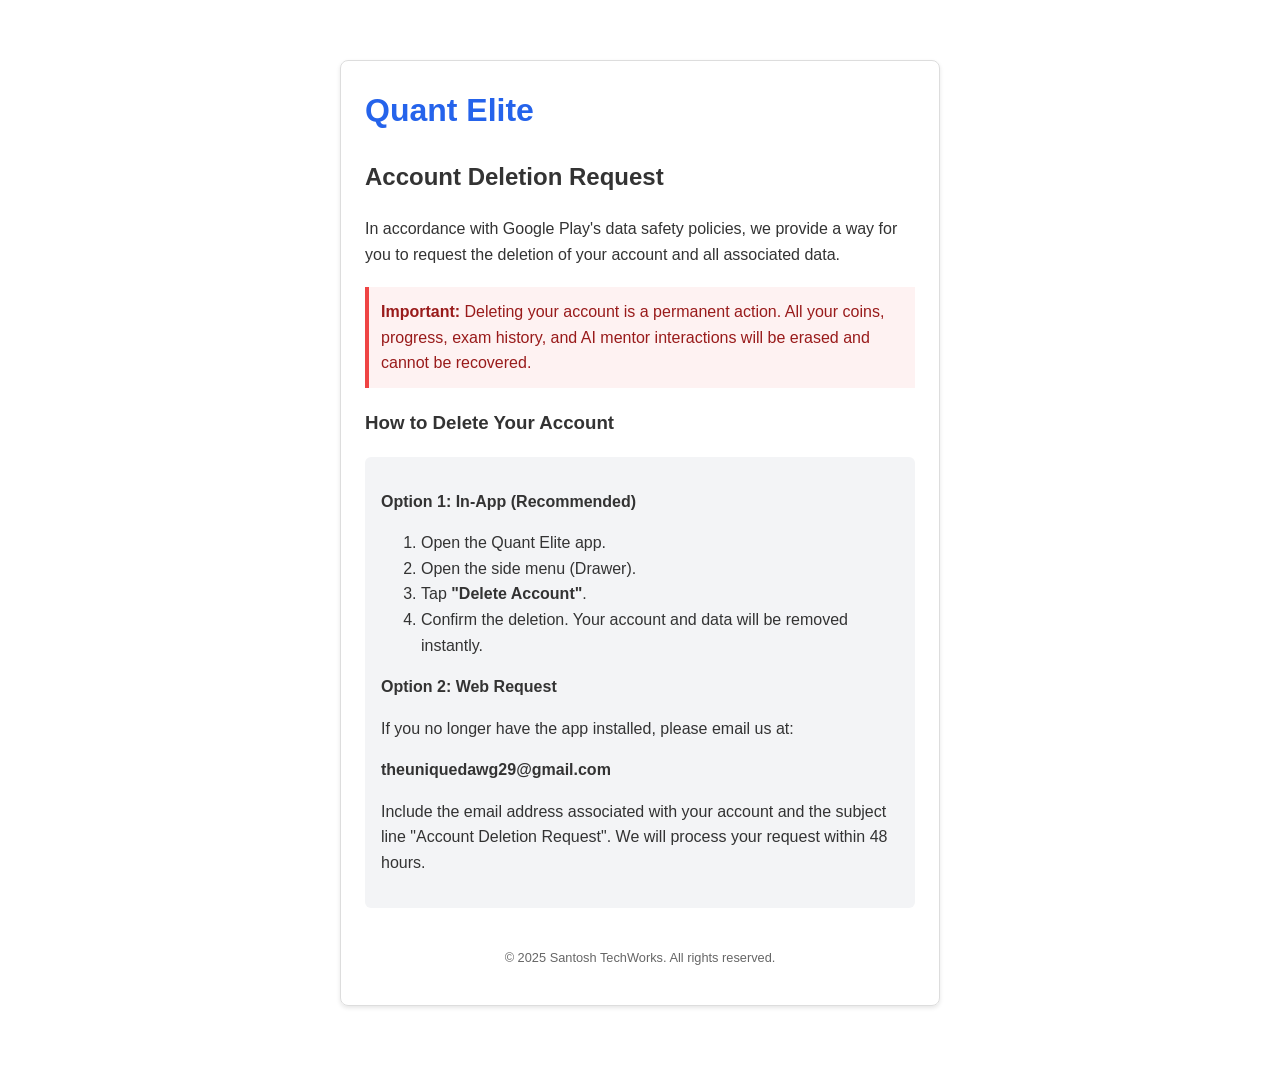
<file: delete-account/index.html>
<!DOCTYPE html>
<html lang="en">
<head>
    <meta charset="UTF-8">
    <meta name="viewport" content="width=device-width, initial-scale=1.0">
    <title>Account Deletion Request - Quant Elite</title>
    <style>
        body { font-family: -apple-system, BlinkMacSystemFont, "Segoe UI", Roboto, Helvetica, Arial, sans-serif; line-height: 1.6; color: #333; max-width: 600px; margin: 40px auto; padding: 20px; }
        .card { border: 1px solid #ddd; border-radius: 8px; padding: 24px; box-shadow: 0 2px 4px rgba(0,0,0,0.1); }
        h1 { color: #2563EB; margin-top: 0; }
        .warning { background-color: #FEF2F2; border-left: 4px solid #EF4444; padding: 12px; margin: 20px 0; color: #991B1B; }
        .instructions { background-color: #F3F4F6; padding: 16px; border-radius: 6px; }
        .footer { font-size: 0.8em; color: #666; margin-top: 40px; text-align: center; }
    </style>
</head>
<body>
    <div class="card">
        <h1>Quant Elite</h1>
        <h2>Account Deletion Request</h2>
        <p>In accordance with Google Play's data safety policies, we provide a way for you to request the deletion of your account and all associated data.</p>

        <div class="warning">
            <strong>Important:</strong> Deleting your account is a permanent action. All your coins, progress, exam history, and AI mentor interactions will be erased and cannot be recovered.
        </div>

        <h3>How to Delete Your Account</h3>
        <div class="instructions">
            <p><strong>Option 1: In-App (Recommended)</strong></p>
            <ol>
                <li>Open the Quant Elite app.</li>
                <li>Open the side menu (Drawer).</li>
                <li>Tap <strong>"Delete Account"</strong>.</li>
                <li>Confirm the deletion. Your account and data will be removed instantly.</li>
            </ol>

            <p><strong>Option 2: Web Request</strong></p>
            <p>If you no longer have the app installed, please email us at:</p>
            <p><strong>theuniquedawg29@gmail.com</strong></p>
            <p>Include the email address associated with your account and the subject line "Account Deletion Request". We will process your request within 48 hours.</p>
        </div>

        <p class="footer">&copy; 2025 Santosh TechWorks. All rights reserved.</p>
    </div>
</body>
</html>
</file>
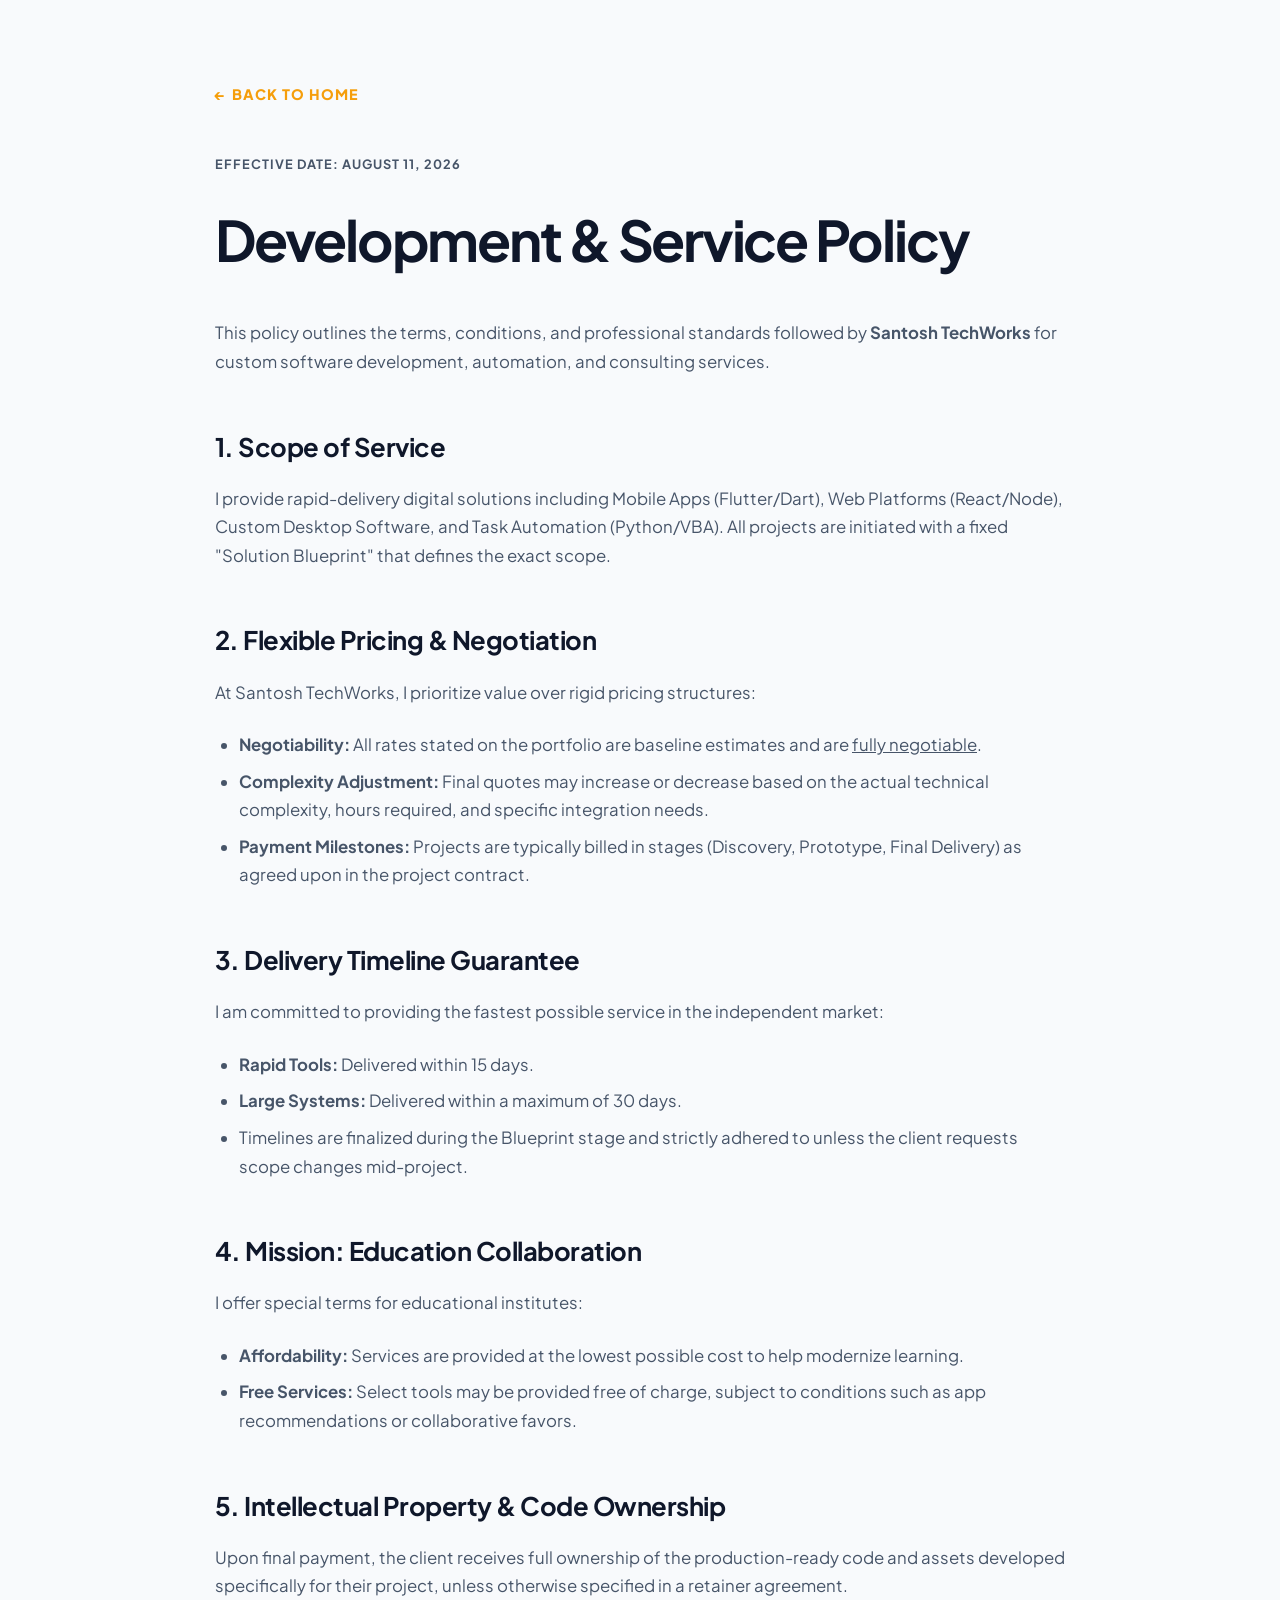
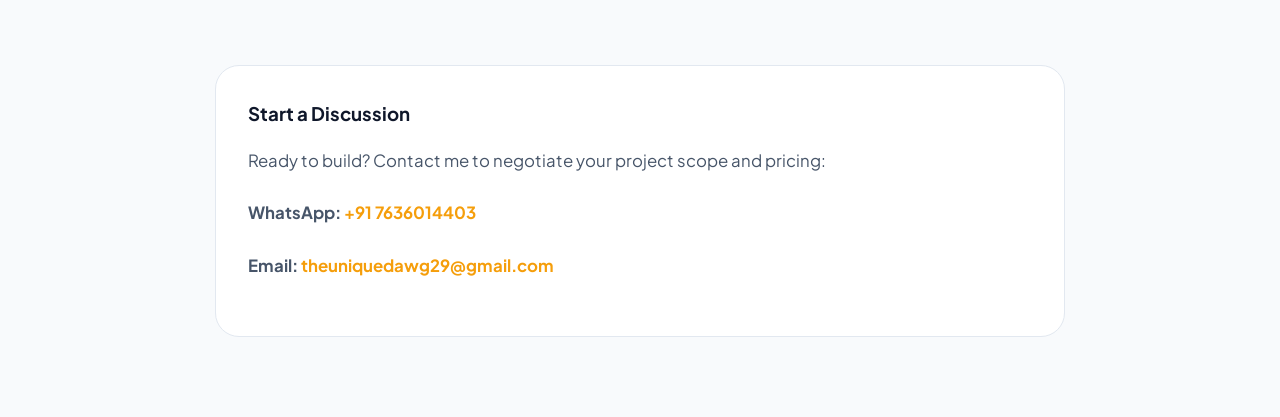
<file: development-policy.html>
<!DOCTYPE html>
<html lang="en" data-theme="light">
<head>
    <meta charset="UTF-8">
    <meta name="viewport" content="width=device-width, initial-scale=1">
    <title>Development Policy | Santosh TechWorks</title>
    <link href="https://fonts.googleapis.com/css2?family=Plus+Jakarta+Sans:wght@400;600;700;800&display=swap" rel="stylesheet">
    <style>
        :root {
            --primary: #f59e0b;
            --body: #f8fafc;
            --surface: #ffffff;
            --text: #0f172a;
            --text-soft: #475569;
            --border: #e2e8f0;
        }
        html[data-theme="dark"] {
            --body: #000000;
            --surface: #0a0a0a;
            --text: #f8fafc;
            --text-soft: #cbd5e1;
            --border: rgba(148, 163, 184, 0.18);
        }
        body {
            margin: 0; background: var(--body); color: var(--text);
            font-family: "Plus Jakarta Sans", sans-serif; line-height: 1.7;
            transition: background 0.3s, color 0.3s;
        }
        .container { width: min(calc(100% - 3rem), 850px); margin-inline: auto; padding: 5rem 0; }
        .back-link { display: inline-flex; align-items: center; gap: 0.5rem; margin-bottom: 3rem; font-weight: 800; color: var(--primary); text-decoration: none; font-size: 0.9rem; text-transform: uppercase; letter-spacing: 1px; }
        .back-link:hover { opacity: 0.8; }
        .last-updated { font-size: 0.8rem; color: var(--text-soft); font-weight: 700; text-transform: uppercase; letter-spacing: 1px; margin-bottom: 1rem; }
        h1 { font-size: clamp(2.5rem, 5vw, 3.5rem); margin: 0 0 2rem; letter-spacing: -0.04em; }
        h2 { font-size: 1.6rem; margin-top: 3rem; margin-bottom: 1rem; color: var(--text); letter-spacing: -0.02em; }
        p { margin-bottom: 1.5rem; color: var(--text-soft); font-size: 1.05rem; }
        ul { margin-bottom: 1.5rem; padding-left: 1.5rem; color: var(--text-soft); display: grid; gap: 0.5rem; }
        li { font-size: 1.05rem; }
        .policy-box { background: var(--surface); border: 1px solid var(--border); border-radius: 24px; padding: 2rem; margin-top: 4rem; }
        .policy-box h3 { margin-top: 0; margin-bottom: 1rem; }
        .policy-box a { color: var(--primary); font-weight: 700; text-decoration: none; }
    </style>
</head>
<body>
    <div class="container">
        <a href="index.html" class="back-link">← Back to Home</a>
        <div class="last-updated">Effective Date: August 11, 2026</div>
        <h1>Development & Service Policy</h1>

        <p>This policy outlines the terms, conditions, and professional standards followed by <strong>Santosh TechWorks</strong> for custom software development, automation, and consulting services.</p>

        <h2>1. Scope of Service</h2>
        <p>I provide rapid-delivery digital solutions including Mobile Apps (Flutter/Dart), Web Platforms (React/Node), Custom Desktop Software, and Task Automation (Python/VBA). All projects are initiated with a fixed "Solution Blueprint" that defines the exact scope.</p>

        <h2>2. Flexible Pricing & Negotiation</h2>
        <p>At Santosh TechWorks, I prioritize value over rigid pricing structures:</p>
        <ul>
            <li><strong>Negotiability:</strong> All rates stated on the portfolio are baseline estimates and are <u>fully negotiable</u>.</li>
            <li><strong>Complexity Adjustment:</strong> Final quotes may increase or decrease based on the actual technical complexity, hours required, and specific integration needs.</li>
            <li><strong>Payment Milestones:</strong> Projects are typically billed in stages (Discovery, Prototype, Final Delivery) as agreed upon in the project contract.</li>
        </ul>

        <h2>3. Delivery Timeline Guarantee</h2>
        <p>I am committed to providing the fastest possible service in the independent market:</p>
        <ul>
            <li><strong>Rapid Tools:</strong> Delivered within 15 days.</li>
            <li><strong>Large Systems:</strong> Delivered within a maximum of 30 days.</li>
            <li>Timelines are finalized during the Blueprint stage and strictly adhered to unless the client requests scope changes mid-project.</li>
        </ul>

        <h2>4. Mission: Education Collaboration</h2>
        <p>I offer special terms for educational institutes:</p>
        <ul>
            <li><strong>Affordability:</strong> Services are provided at the lowest possible cost to help modernize learning.</li>
            <li><strong>Free Services:</strong> Select tools may be provided free of charge, subject to conditions such as app recommendations or collaborative favors.</li>
        </ul>

        <h2>5. Intellectual Property & Code Ownership</h2>
        <p>Upon final payment, the client receives full ownership of the production-ready code and assets developed specifically for their project, unless otherwise specified in a retainer agreement.</p>

        <div class="policy-box">
            <h3>Start a Discussion</h3>
            <p>Ready to build? Contact me to negotiate your project scope and pricing:</p>
            <p><strong>WhatsApp:</strong> <a href="https://wa.me/917636014403">+91 7636014403</a></p>
            <p><strong>Email:</strong> <a href="mailto:theuniquedawg29@gmail.com">theuniquedawg29@gmail.com</a></p>
        </div>
    </div>

    <script>
        const saved = localStorage.getItem('santosh-theme') || 'light';
        document.documentElement.dataset.theme = saved;
    </script>
</body>
</html>
</file>
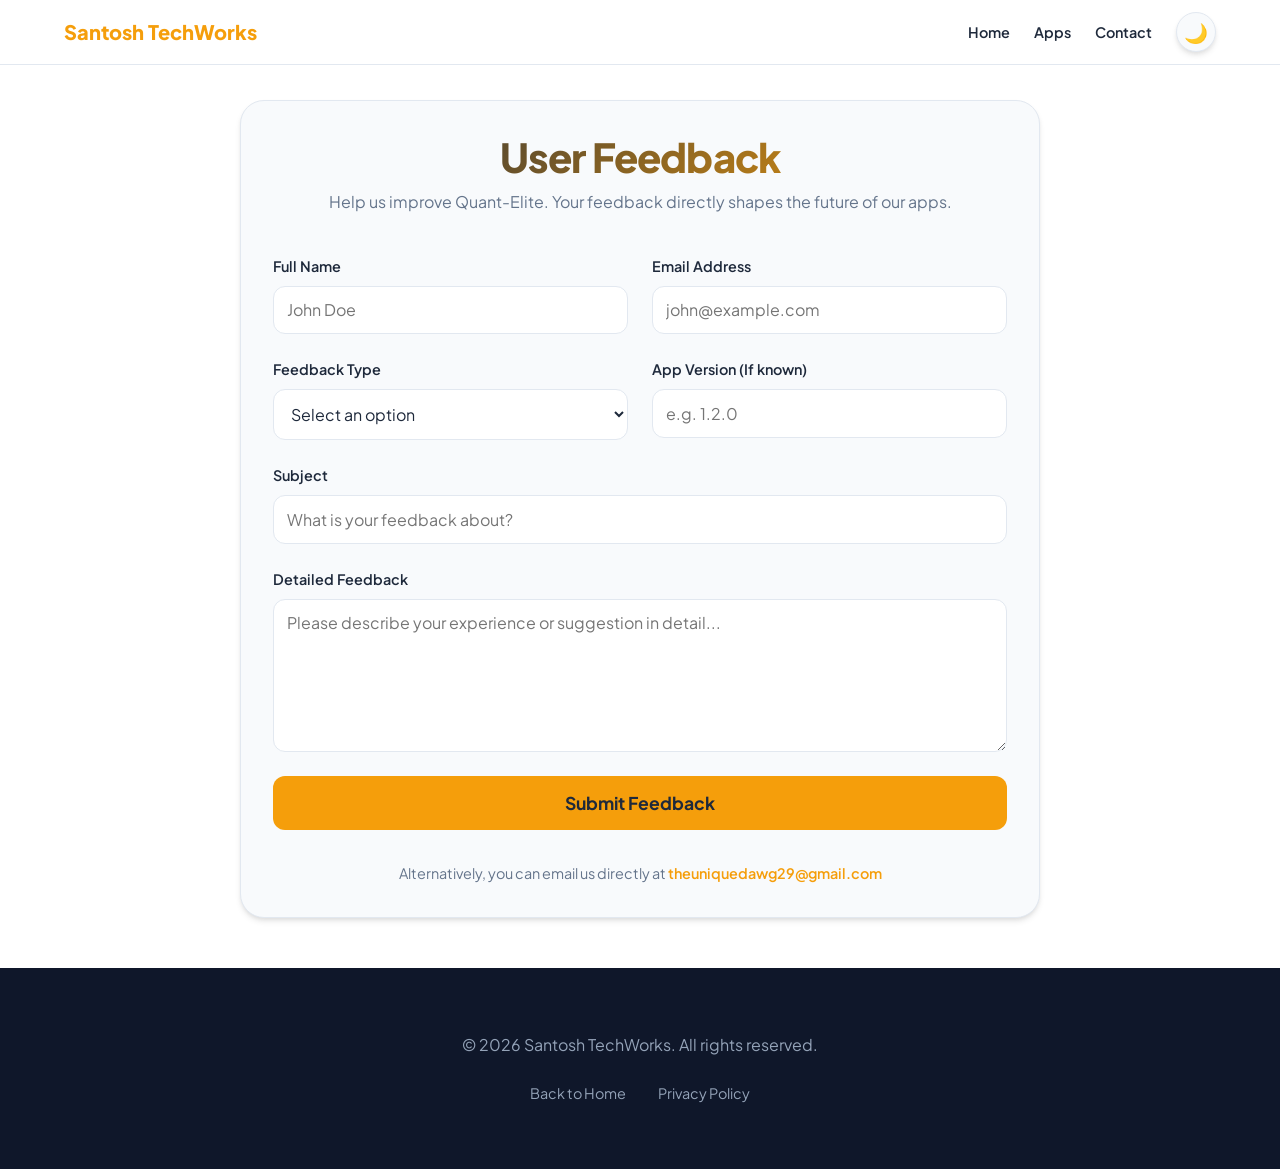
<file: feedback.html>
<!DOCTYPE html>
<html lang="en" data-theme="light">
<head>
    <meta charset="UTF-8">
    <meta name="viewport" content="width=device-width, initial-scale=1.0">
    <meta name="description" content="Provide feedback for Quant-Elite and Santosh TechWorks. We value your input.">
    <title>Feedback | Santosh TechWorks</title>
    <link rel="stylesheet" href="style.css">
    <link href="https://fonts.googleapis.com/css2?family=Plus+Jakarta+Sans:wght@400;600;700;800&display=swap" rel="stylesheet">
    <style>
        .feedback-container {
            max-width: 800px;
            margin: 100px auto 50px;
            padding: 2rem;
            background: var(--bg-card);
            border-radius: 24px;
            border: 1px solid var(--border);
            box-shadow: var(--shadow);
        }
        .feedback-header {
            text-align: center;
            margin-bottom: 2.5rem;
        }
        .feedback-header h1 {
            font-size: 2.5rem;
            margin-bottom: 0.5rem;
            background: linear-gradient(135deg, var(--text-main), var(--primary));
            -webkit-background-clip: text;
            -webkit-text-fill-color: transparent;
        }
        .feedback-header p {
            color: var(--text-muted);
        }
        .form-grid {
            display: grid;
            grid-template-columns: 1fr 1fr;
            gap: 1.5rem;
            margin-bottom: 1.5rem;
        }
        .form-group {
            display: flex;
            flex-direction: column;
            gap: 0.5rem;
        }
        .form-group label {
            font-weight: 600;
            font-size: 0.9rem;
            color: var(--text-main);
        }
        .form-group input, .form-group select, .form-group textarea {
            padding: 0.8rem;
            border-radius: 12px;
            border: 1px solid var(--border);
            background: var(--bg-body);
            color: var(--text-main);
            font-size: 1rem;
            outline: none;
            transition: border-color 0.2s;
        }
        .form-group input:focus, .form-group select:focus, .form-group textarea:focus {
            border-color: var(--primary);
        }
        .full-width {
            grid-column: 1 / -1;
        }
        .feedback-footer {
            text-align: center;
            margin-top: 2rem;
            color: var(--text-muted);
            font-size: 0.9rem;
        }
        .feedback-footer a {
            color: var(--primary);
            text-decoration: none;
            font-weight: 600;
        }
        @media (max-width: 640px) {
            .form-grid {
                grid-template-columns: 1fr;
            }
            .feedback-container {
                margin: 80px 1rem 30px;
                padding: 1.5rem;
            }
        }
    </style>
</head>
<body>
    <!-- Navigation -->
    <nav class="navbar">
        <div class="container">
            <a href="index.html" class="logo">Santosh TechWorks</a>
            <ul class="nav-links">
                <li><a href="index.html#home">Home</a></li>
                <li><a href="index.html#apps">Apps</a></li>
                <li><a href="index.html#contact">Contact</a></li>
                <li>
                    <button id="theme-toggle" class="theme-toggle" aria-label="Toggle Theme">
                        <span id="theme-icon">🌙</span>
                    </button>
                </li>
            </ul>
            <button class="mobile-menu-btn" id="mobile-menu-btn" aria-label="Open Menu">
                <span></span>
                <span></span>
                <span></span>
            </button>
        </div>
    </nav>

    <!-- Mobile Navigation Overlay -->
    <div class="mobile-nav" id="mobile-nav">
        <button class="mobile-nav-close" id="mobile-nav-close">&times;</button>
        <ul class="mobile-nav-links">
            <li><a href="index.html#home">Home</a></li>
            <li><a href="index.html#apps">Apps</a></li>
            <li><a href="index.html#web-projects">Websites</a></li>
            <li><a href="index.html#contact">Contact</a></li>
            <li><a href="feedback.html">Feedback</a></li>
        </ul>
    </div>

    <main class="container">
        <div class="feedback-container">
            <div class="feedback-header">
                <h1>User Feedback</h1>
                <p>Help us improve Quant-Elite. Your feedback directly shapes the future of our apps.</p>
            </div>

            <form id="feedback-form" action="https://formspree.io/theuniquedawg29@gmail.com" method="POST">
                <div class="form-grid">
                    <div class="form-group">
                        <label for="name">Full Name</label>
                        <input type="text" id="name" name="name" placeholder="John Doe" required>
                    </div>
                    <div class="form-group">
                        <label for="email">Email Address</label>
                        <input type="email" id="email" name="_replyto" placeholder="john@example.com" required>
                    </div>
                    <div class="form-group">
                        <label for="feedback-type">Feedback Type</label>
                        <select id="feedback-type" name="feedback-type" required>
                            <option value="" disabled selected>Select an option</option>
                            <option value="bug">Report a Bug</option>
                            <option value="feature">Feature Request</option>
                            <option value="improvement">Improvement Suggestion</option>
                            <option value="praise">General Praise</option>
                            <option value="other">Other</option>
                        </select>
                    </div>
                    <div class="form-group">
                        <label for="app-version">App Version (If known)</label>
                        <input type="text" id="app-version" name="app-version" placeholder="e.g. 1.2.0">
                    </div>
                    <div class="form-group full-width">
                        <label for="subject">Subject</label>
                        <input type="text" id="subject" name="subject" placeholder="What is your feedback about?" required>
                    </div>
                    <div class="form-group full-width">
                        <label for="message">Detailed Feedback</label>
                        <textarea id="message" name="message" rows="6" placeholder="Please describe your experience or suggestion in detail..." required></textarea>
                    </div>
                </div>

                <button type="submit" class="btn btn-primary" style="width: 100%; padding: 1rem; font-size: 1.1rem;">Submit Feedback</button>
            </form>

            <p id="formMessage" style="margin-top: 1.5rem; text-align: center; font-weight: 600;"></p>

            <div class="feedback-footer">
                <p>Alternatively, you can email us directly at <a href="mailto:theuniquedawg29@gmail.com">theuniquedawg29@gmail.com</a></p>
            </div>
        </div>
    </main>

    <footer class="footer">
        <div class="container">
            <p>&copy; 2026 Santosh TechWorks. All rights reserved.</p>
            <div class="footer-links">
                <a href="index.html">Back to Home</a>
                <a href="privacy.html">Privacy Policy</a>
            </div>
        </div>
    </footer>

    <script src="script.js"></script>
    <script>
        // Custom feedback handling using Formspree AJAX
        const form = document.getElementById('feedback-form');

        async function handleFeedbackSubmit(event) {
            event.preventDefault();
            const btn = form.querySelector('button[type="submit"]');
            const originalText = btn.textContent;
            const status = document.getElementById('formMessage');

            btn.textContent = 'Sending...';
            btn.disabled = true;

            const data = new FormData(event.target);

            fetch(event.target.action, {
                method: form.method,
                body: data,
                headers: {
                    'Accept': 'application/json'
                }
            }).then(response => {
                if (response.ok) {
                    status.textContent = 'Thank you! Your feedback has been sent instantly to Santosh.';
                    status.style.color = 'var(--secondary)';
                    form.reset();
                } else {
                    response.json().then(data => {
                        if (Object.hasOwn(data, 'errors')) {
                            status.textContent = data["errors"].map(error => error["message"]).join(", ");
                        } else {
                            status.textContent = "Oops! There was a problem submitting your form";
                        }
                        status.style.color = "#ef4444";
                    })
                }
                btn.textContent = originalText;
                btn.disabled = false;
                status.scrollIntoView({ behavior: 'smooth', block: 'center' });
            }).catch(error => {
                status.textContent = "Oops! There was a problem submitting your form";
                status.style.color = "#ef4444";
                btn.textContent = originalText;
                btn.disabled = false;
            });
        }

        form.addEventListener("submit", handleFeedbackSubmit);
    </script>
</body>
</html>
</file>
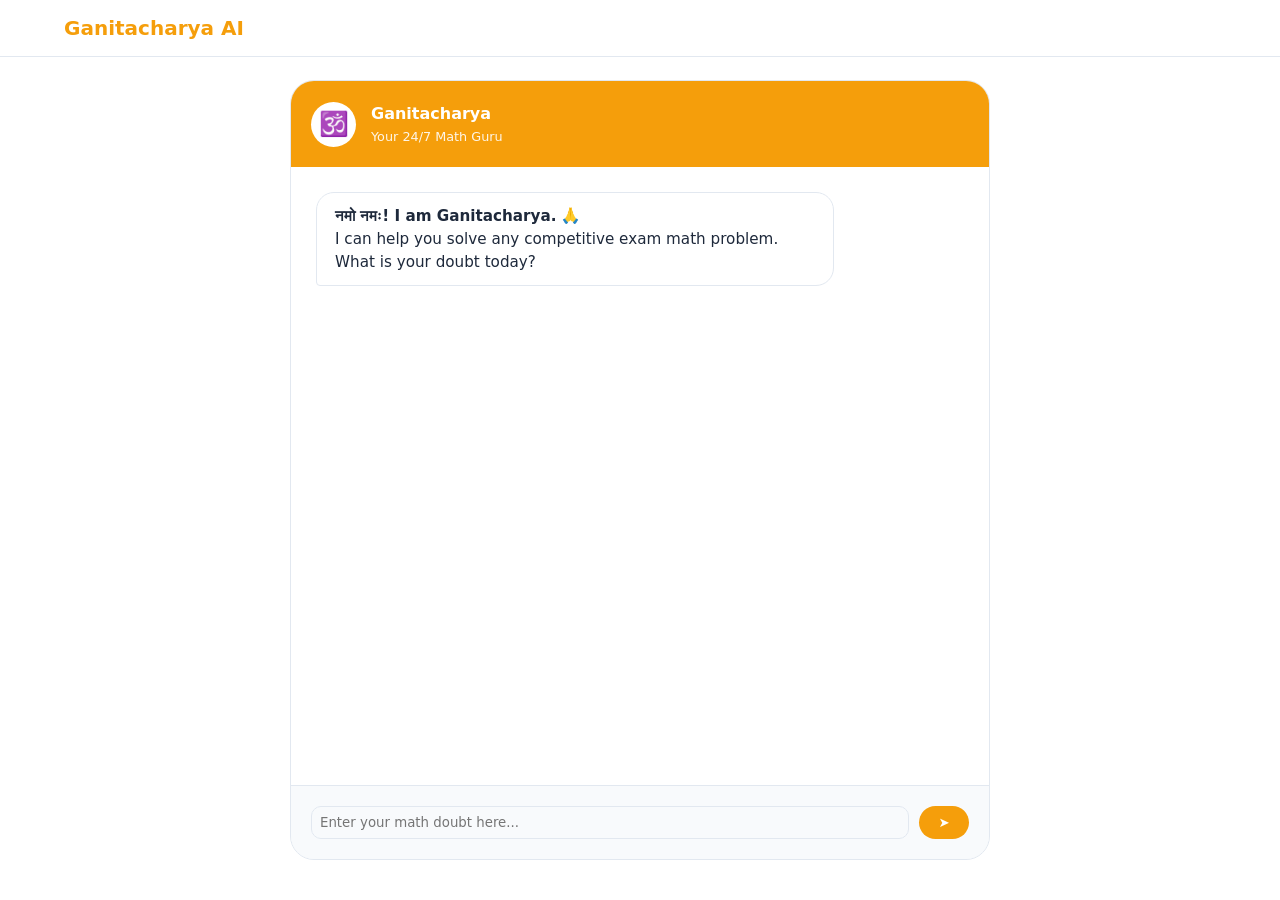
<file: ganitacharya-chat.html>
<!DOCTYPE html>
<html lang="en" data-theme="light">
<head>
    <meta charset="UTF-8">
    <meta name="viewport" content="width=device-width, initial-scale=1.0">
    <title>Math Doubt Zone | Chat with Ganitacharya AI</title>
    <link rel="stylesheet" href="style.css">
    <style>
        .chat-container { max-width: 700px; margin: 80px auto 20px; height: calc(100vh - 120px); display: flex; flex-direction: column; background: var(--bg-card); border: 1px solid var(--border); border-radius: 24px; overflow: hidden; }
        .chat-header { background: var(--primary); color: white; padding: 20px; display: flex; align-items: center; gap: 15px; }
        .ai-avatar { width: 45px; height: 45px; background: white; border-radius: 50%; display: flex; align-items: center; justify-content: center; font-size: 1.5rem; }
        .chat-messages { flex: 1; overflow-y: auto; padding: 25px; display: flex; flex-direction: column; gap: 15px; background: var(--bg-body); }
        .msg { max-width: 80%; padding: 12px 18px; border-radius: 18px; line-height: 1.5; font-size: 0.95rem; }
        .user-msg { align-self: flex-end; background: var(--primary); color: white; border-bottom-right-radius: 4px; }
        .bot-msg { align-self: flex-start; background: white; color: #1e293b; border: 1px solid var(--border); border-bottom-left-radius: 4px; }
        .chat-input-area { padding: 20px; background: var(--bg-card); border-top: 1px solid var(--border); display: flex; gap: 10px; }
        .chat-input { flex: 1; padding: 12px 20px; border-radius: 50px; border: 2px solid var(--border); outline: none; transition: border-color 0.2s; }
        .chat-input:focus { border-color: var(--primary); }
        .prompt-counter { font-size: 0.75rem; color: #94a3b8; text-align: center; padding: 10px; }
    </style>
</head>
<body>
    <nav class="navbar">
        <div class="container">
            <a href="index.html" class="logo">Ganitacharya AI</a>
        </div>
    </nav>

    <div class="container">
        <div class="chat-container">
            <div class="chat-header">
                <div class="ai-avatar">🕉️</div>
                <div>
                    <div style="font-weight: 800;">Ganitacharya</div>
                    <div style="font-size: 0.8rem; opacity: 0.9;">Your 24/7 Math Guru</div>
                </div>
            </div>

            <div id="messages" class="chat-messages">
                <div class="msg bot-msg">
                    <strong>नमो नमः! I am Ganitacharya.</strong> 🙏<br>
                    I can help you solve any competitive exam math problem. What is your doubt today?
                </div>
            </div>

            <div class="chat-input-area">
                <input type="text" id="user-input" class="chat-input" placeholder="Enter your math doubt here..." onkeypress="handleKey(event)">
                <button onclick="sendMessage()" id="send-btn" class="btn btn-primary" style="border-radius: 50px; width: 50px; padding: 0;">➤</button>
            </div>
        </div>
    </div>

    <script src="explore-utility.js"></script>
    <script>
        // API CONFIGURATION (MANUAL INJECTION)
        const GEMINI_API_KEY = "YOUR_API_KEY_HERE";

        const input = document.getElementById('user-input');
        const container = document.getElementById('messages');

        let promptCount = parseInt(localStorage.getItem('ganitacharya_prompts') || '0');

        function handleKey(e) { if (e.key === 'Enter') sendMessage(); }

        async function sendMessage() {
            const text = input.value.trim();
            if (!text) return;

            appendMessage('user', text);
            input.value = '';

            promptCount = ExploreUtility.incrementAIPrompt();

            // AI Processing
            const loadingMsg = appendMessage('bot', '<span class="loader">Thinking...</span>');

            try {
                // If API Key is present, call Gemini. Else, fallback to demo mode.
                if (GEMINI_API_KEY === "YOUR_API_KEY_HERE") {
                    setTimeout(() => {
                        loadingMsg.innerHTML = "I am in Web Preview mode. Please download the <strong>Quant-Elite App</strong> to use my full AI intelligence for solving your specific doubts. I can explain any chapter logic here though!";
                    }, 1500);
                } else {
                    // Placeholder for real Gemini integration logic
                    const response = await fetch(`https://generativelanguage.googleapis.com/v1beta/models/gemini-pro:generateContent?key=${GEMINI_API_KEY}`, {
                        method: 'POST',
                        headers: { 'Content-Type': 'application/json' },
                        body: JSON.stringify({ contents: [{ parts: [{ text: text }] }] })
                    });
                    const data = await response.json();
                    loadingMsg.innerHTML = data.candidates[0].content.parts[0].text;
                }
            } catch (err) {
                loadingMsg.innerHTML = "I encountered an error. For 100% reliable 24/7 access, please use the Quant-Elite mobile application.";
            }
        }

        function appendMessage(sender, text) {
            const div = document.createElement('div');
            div.className = `msg ${sender}-msg`;
            div.innerHTML = text;
            container.appendChild(div);
            container.scrollTop = container.scrollHeight;
            return div;
        }
    </script>
</body>
</html>
</file>
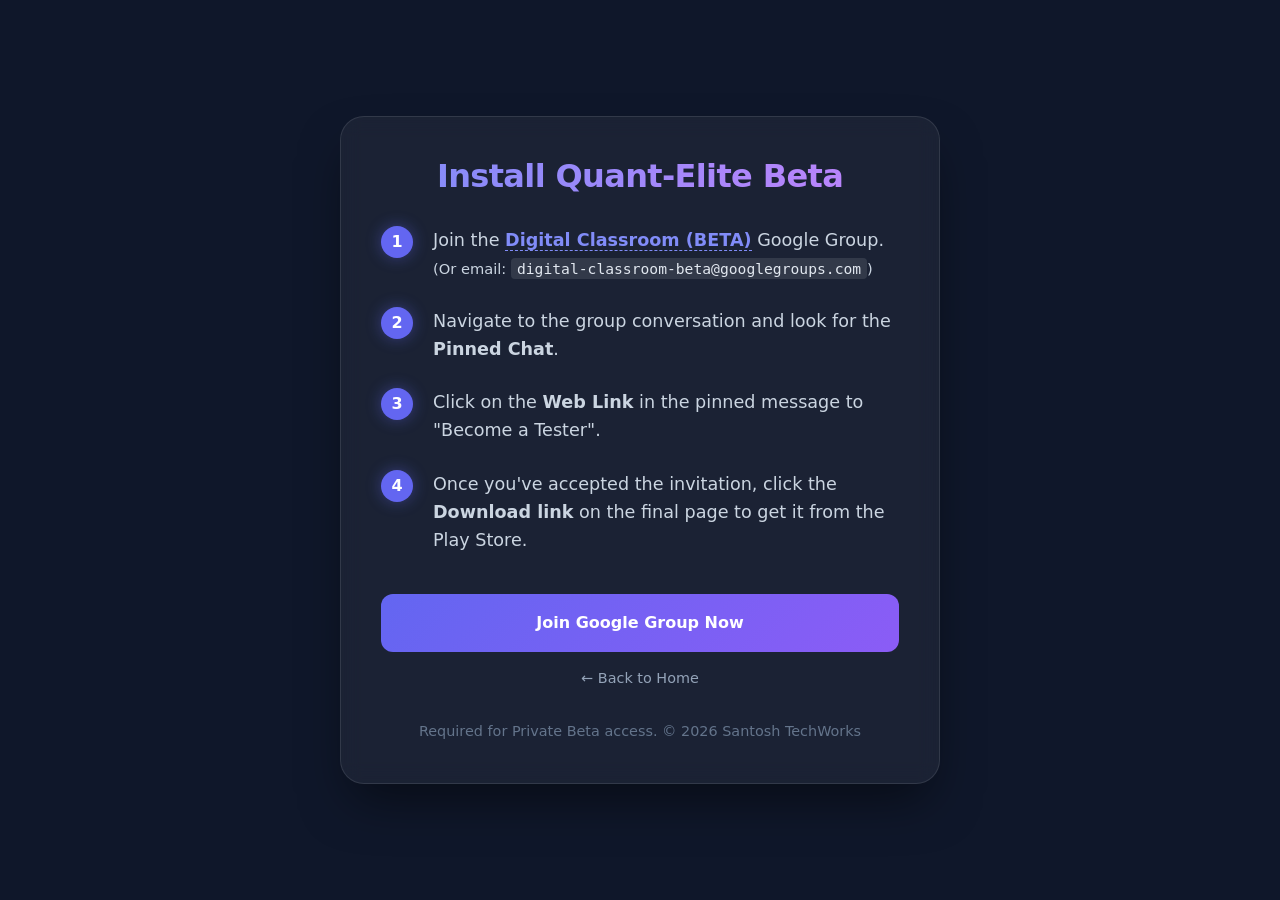
<file: install-guide.html>
<!DOCTYPE html>
<html lang="en">
<head>
    <meta charset="UTF-8">
    <meta name="viewport" content="width=device-width, initial-scale=1.0">
    <title>How to Install Quant-Elite | Beta Testing Guide</title>
    <link rel="stylesheet" href="style.css">
    <style>
        :root {
            --primary: #6366f1;
            --secondary: #8b5cf6;
            --dark: #0f172a;
            --text: #f8fafc;
        }

        body {
            background: var(--dark);
            color: var(--text);
            font-family: 'Segoe UI', system-ui, -apple-system, sans-serif;
            margin: 0;
            display: flex;
            justify-content: center;
            align-items: center;
            min-height: 100vh;
        }

        .guide-container {
            max-width: 600px;
            width: 90%;
            padding: 40px;
            background: rgba(255, 255, 255, 0.05);
            backdrop-filter: blur(10px);
            border-radius: 24px;
            border: 1px solid rgba(255, 255, 255, 0.1);
            box-shadow: 0 25px 50px -12px rgba(0, 0, 0, 0.5);
            margin: 40px 0;
        }

        h1 {
            font-size: 2rem;
            margin-bottom: 30px;
            background: linear-gradient(to right, #818cf8, #c084fc);
            -webkit-background-clip: text;
            -webkit-text-fill-color: transparent;
            text-align: center;
        }

        .step {
            display: flex;
            gap: 20px;
            margin-bottom: 25px;
            align-items: flex-start;
        }

        .step-number {
            background: var(--primary);
            color: white;
            width: 32px;
            height: 32px;
            border-radius: 50%;
            display: flex;
            align-items: center;
            justify-content: center;
            flex-shrink: 0;
            font-weight: bold;
            box-shadow: 0 0 15px rgba(99, 102, 241, 0.4);
        }

        .step-content {
            font-size: 1.1rem;
            line-height: 1.6;
            color: #cbd5e1;
        }

        .highlight {
            color: #818cf8;
            font-weight: 600;
            text-decoration: none;
            border-bottom: 1px dashed #818cf8;
            transition: all 0.3s;
        }

        .highlight:hover {
            color: #c084fc;
            border-bottom-color: #c084fc;
        }

        .btn-group {
            margin-top: 40px;
            display: flex;
            flex-direction: column;
            gap: 15px;
        }

        .btn {
            display: block;
            text-align: center;
            padding: 16px;
            border-radius: 12px;
            text-decoration: none;
            font-weight: bold;
            transition: transform 0.2s, box-shadow 0.2s;
        }

        .btn-primary {
            background: linear-gradient(135deg, var(--primary), var(--secondary));
            color: white;
        }

        .btn-primary:hover {
            transform: translateY(-2px);
            box-shadow: 0 10px 20px rgba(99, 102, 241, 0.3);
        }

        .footer-note {
            text-align: center;
            margin-top: 30px;
            font-size: 0.9rem;
            color: #64748b;
        }

        code {
            background: rgba(255,255,255,0.1);
            padding: 2px 6px;
            border-radius: 4px;
            font-family: monospace;
            color: #e2e8f0;
        }
    </style>
</head>
<body>
    <div class="guide-container">
        <h1>Install Quant-Elite Beta</h1>

        <div class="step">
            <div class="step-number">1</div>
            <div class="step-content">
                Join the <a href="https://groups.google.com/g/digital-classroom-beta" target="_blank" class="highlight">Digital Classroom (BETA)</a> Google Group.
                <br><small>(Or email: <code>digital-classroom-beta@googlegroups.com</code>)</small>
            </div>
        </div>

        <div class="step">
            <div class="step-number">2</div>
            <div class="step-content">
                Navigate to the group conversation and look for the <strong>Pinned Chat</strong>.
            </div>
        </div>

        <div class="step">
            <div class="step-number">3</div>
            <div class="step-content">
                Click on the <strong>Web Link</strong> in the pinned message to "Become a Tester".
            </div>
        </div>

        <div class="step">
            <div class="step-number">4</div>
            <div class="step-content">
                Once you've accepted the invitation, click the <strong>Download link</strong> on the final page to get it from the Play Store.
            </div>
        </div>

        <div class="btn-group">
            <a href="https://groups.google.com/g/digital-classroom-beta" class="btn btn-primary">Join Google Group Now</a>
            <a href="index.html" style="color: #94a3b8; text-align: center; text-decoration: none; font-size: 0.9rem;">← Back to Home</a>
        </div>

        <div class="footer-note">
            Required for Private Beta access. &copy; 2026 Santosh TechWorks
        </div>
    </div>
</body>
</html>
</file>
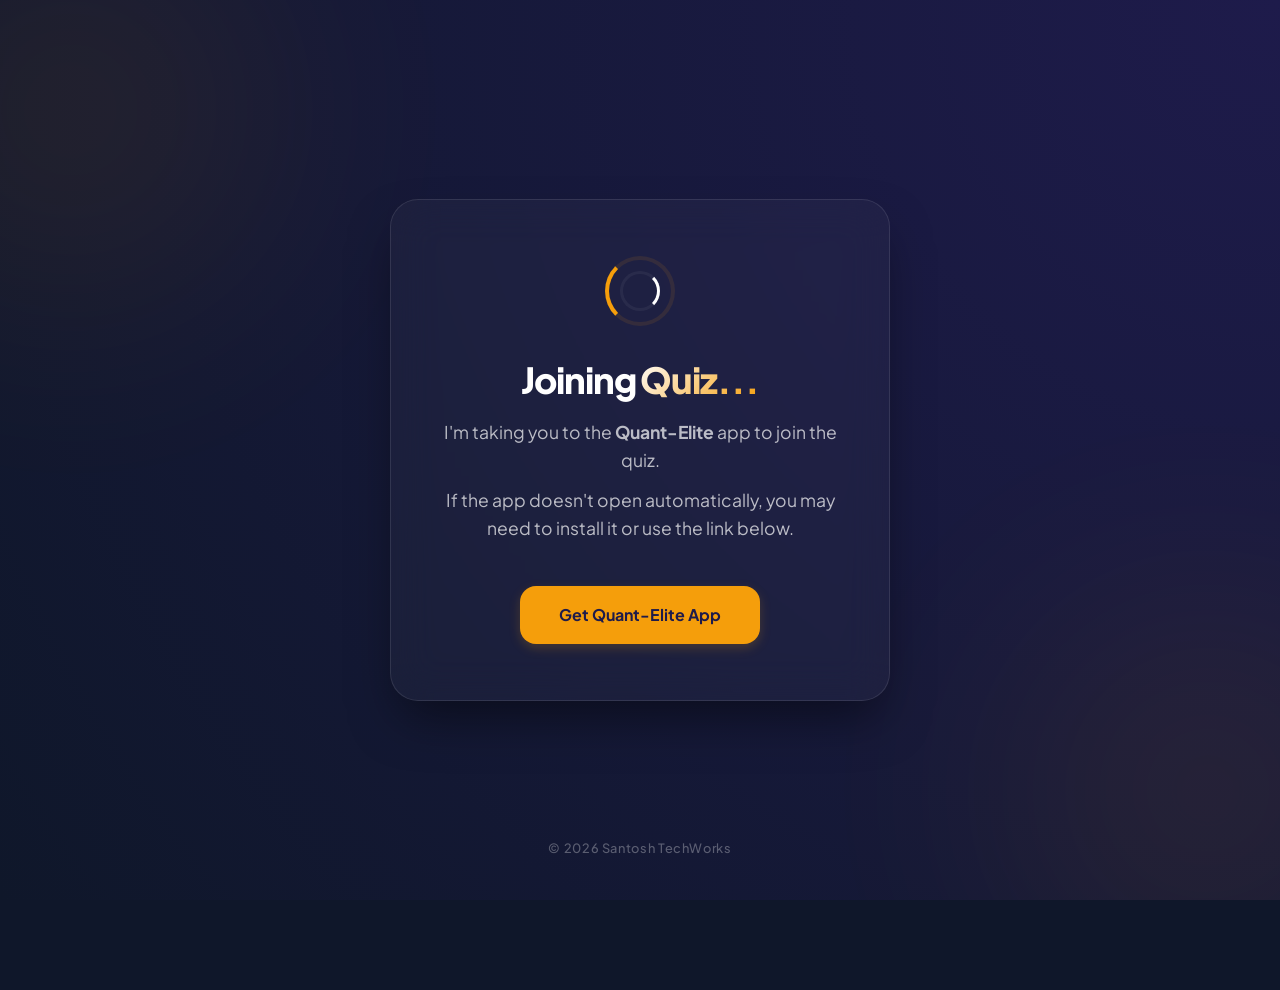
<file: invite.html>
<!DOCTYPE html>
<html lang="en">
<head>
    <meta charset="UTF-8">
    <meta name="viewport" content="width=device-width, initial-scale=1.0">
    <title>Joining Quiz | Quant-Elite</title>
    <link rel="stylesheet" href="style.css">
    <link href="https://fonts.googleapis.com/css2?family=Plus+Jakarta+Sans:wght@400;600;700;800&display=swap" rel="stylesheet">
    <style>
        :root {
            --primary: #f59e0b;
            --navy: #1e1b4b;
            --dark: #0f172a;
            --white: #ffffff;
        }

        * {
            margin: 0;
            padding: 0;
            box-sizing: border-box;
        }

        body, html {
            height: 100%;
            overflow: hidden;
            background-color: var(--dark);
        }

        .invite-container {
            position: relative;
            display: flex;
            flex-direction: column;
            align-items: center;
            justify-content: center;
            min-height: 100vh;
            width: 100%;
            text-align: center;
            padding: 20px;
            background: radial-gradient(circle at top right, var(--navy), var(--dark));
            color: var(--white);
            font-family: 'Plus Jakarta Sans', sans-serif;
        }

        /* Ambient background blobs for visual appeal */
        .ambient-blob {
            position: absolute;
            width: 40vw;
            height: 40vw;
            max-width: 400px;
            max-height: 400px;
            background: var(--primary);
            filter: blur(120px);
            opacity: 0.08;
            z-index: 0;
            pointer-events: none;
            border-radius: 50%;
        }
        .blob-1 { top: -10%; left: -10%; }
        .blob-2 { bottom: -10%; right: -10%; }

        .invite-card {
            position: relative;
            z-index: 1;
            background: rgba(255, 255, 255, 0.03);
            padding: 40px 24px;
            border-radius: 28px;
            backdrop-filter: blur(20px);
            -webkit-backdrop-filter: blur(20px);
            border: 1px solid rgba(255, 255, 255, 0.1);
            max-width: 450px;
            width: 100%;
            box-shadow: 0 25px 50px -12px rgba(0, 0, 0, 0.5);
            animation: cardEntrance 0.8s cubic-bezier(0.16, 1, 0.3, 1);
        }

        @keyframes cardEntrance {
            from { opacity: 0; transform: scale(0.9) translateY(30px); }
            to { opacity: 1; transform: scale(1) translateY(0); }
        }

        .loader-wrapper {
            position: relative;
            width: 70px;
            height: 70px;
            margin: 0 auto 32px;
        }

        .loader {
            border: 4px solid rgba(245, 158, 11, 0.1);
            border-left-color: var(--primary);
            border-radius: 50%;
            width: 100%;
            height: 100%;
            animation: spin 1.2s cubic-bezier(0.5, 0, 0.5, 1) infinite;
        }

        .loader-inner {
            position: absolute;
            top: 15px;
            left: 15px;
            width: 40px;
            height: 40px;
            border: 3px solid rgba(255, 255, 255, 0.05);
            border-right-color: var(--white);
            border-radius: 50%;
            animation: spin 0.8s linear infinite reverse;
        }

        @keyframes spin {
            to { transform: rotate(360deg); }
        }

        h1 {
            margin-bottom: 16px;
            font-size: 1.75rem;
            font-weight: 800;
            letter-spacing: -0.03em;
            line-height: 1.2;
        }

        h1 span {
            background: linear-gradient(135deg, var(--white) 0%, var(--primary) 100%);
            -webkit-background-clip: text;
            -webkit-text-fill-color: transparent;
        }

        p {
            margin-bottom: 12px;
            color: rgba(255, 255, 255, 0.7);
            line-height: 1.6;
            font-size: 0.95rem;
        }

        .btn-download {
            display: inline-flex;
            align-items: center;
            justify-content: center;
            margin-top: 32px;
            padding: 16px 28px;
            background: var(--primary);
            color: var(--navy);
            text-decoration: none;
            border-radius: 16px;
            font-weight: 700;
            font-size: 1rem;
            transition: all 0.3s cubic-bezier(0.4, 0, 0.2, 1);
            width: 100%;
            box-shadow: 0 4px 12px rgba(245, 158, 11, 0.2);
        }

        .btn-download:hover {
            transform: translateY(-4px);
            box-shadow: 0 12px 24px rgba(245, 158, 11, 0.35);
            background: var(--white);
            color: var(--dark);
        }

        .footer-text {
            position: absolute;
            bottom: 30px;
            font-size: 0.8rem;
            color: rgba(255, 255, 255, 0.3);
            font-weight: 500;
            letter-spacing: 0.05em;
        }

        /* Responsive Breakpoints */
        @media (min-width: 640px) {
            .invite-card {
                padding: 56px 40px;
                max-width: 500px;
            }
            h1 {
                font-size: 2.25rem;
            }
            p {
                font-size: 1.1rem;
            }
            .btn-download {
                width: auto;
                min-width: 240px;
            }
        }

        @media (max-height: 600px) {
            .invite-card {
                padding: 30px 20px;
            }
            .loader-wrapper {
                margin-bottom: 20px;
            }
            h1 {
                font-size: 1.5rem;
            }
            .btn-download {
                margin-top: 20px;
            }
        }
    </style>
</head>
<body>
    <div class="invite-container">
        <!-- Background Elements -->
        <div class="ambient-blob blob-1"></div>
        <div class="ambient-blob blob-2"></div>

        <!-- Main Card -->
        <div class="invite-card">
            <div class="loader-wrapper">
                <div class="loader"></div>
                <div class="loader-inner"></div>
            </div>

            <h1>Joining <span>Quiz...</span></h1>

            <p>I'm taking you to the <strong>Quant-Elite</strong> app to join the quiz.</p>
            <p>If the app doesn't open automatically, you may need to install it or use the link below.</p>

            <a href="https://theuniquedawg29-cloud.github.io/santosh-techworks-official/install-guide.html" class="btn-download">Get Quant-Elite App</a>
        </div>

        <p class="footer-text">&copy; 2026 Santosh TechWorks</p>
    </div>
</body>
</html>
</file>
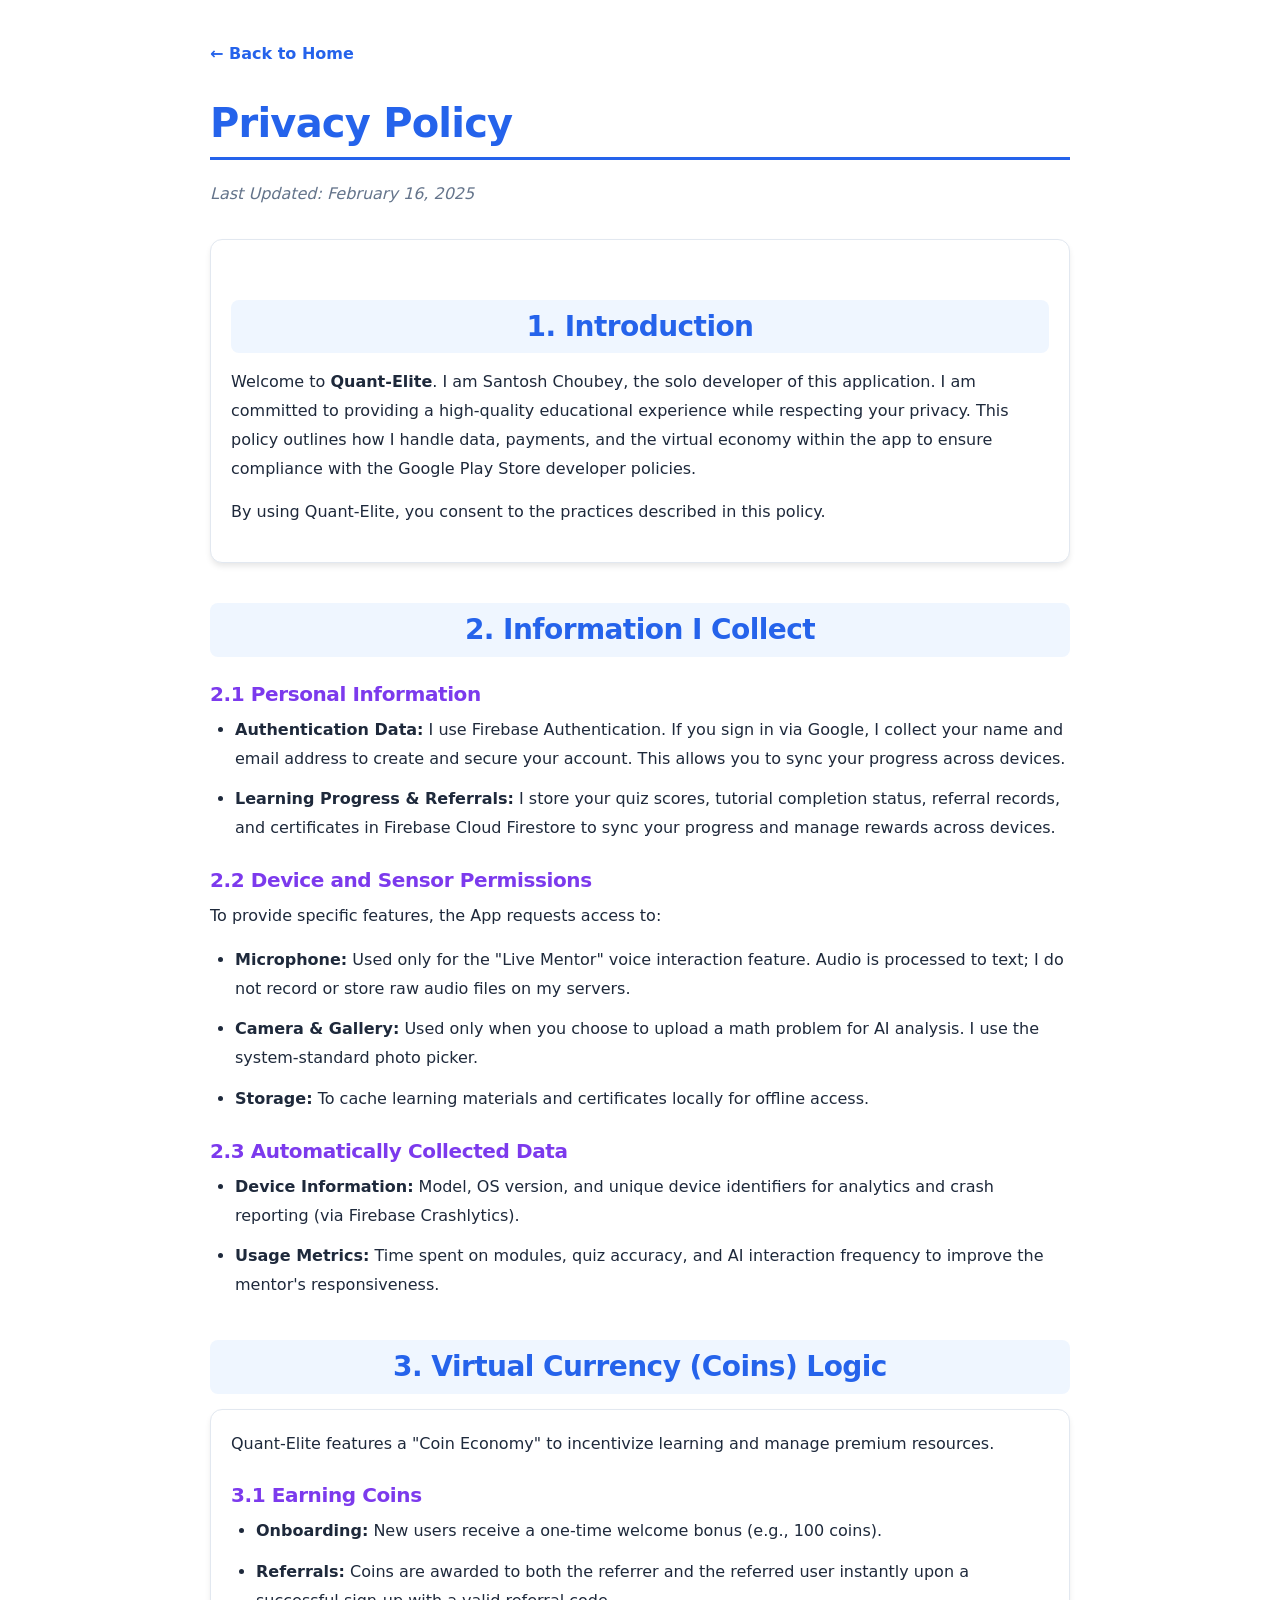
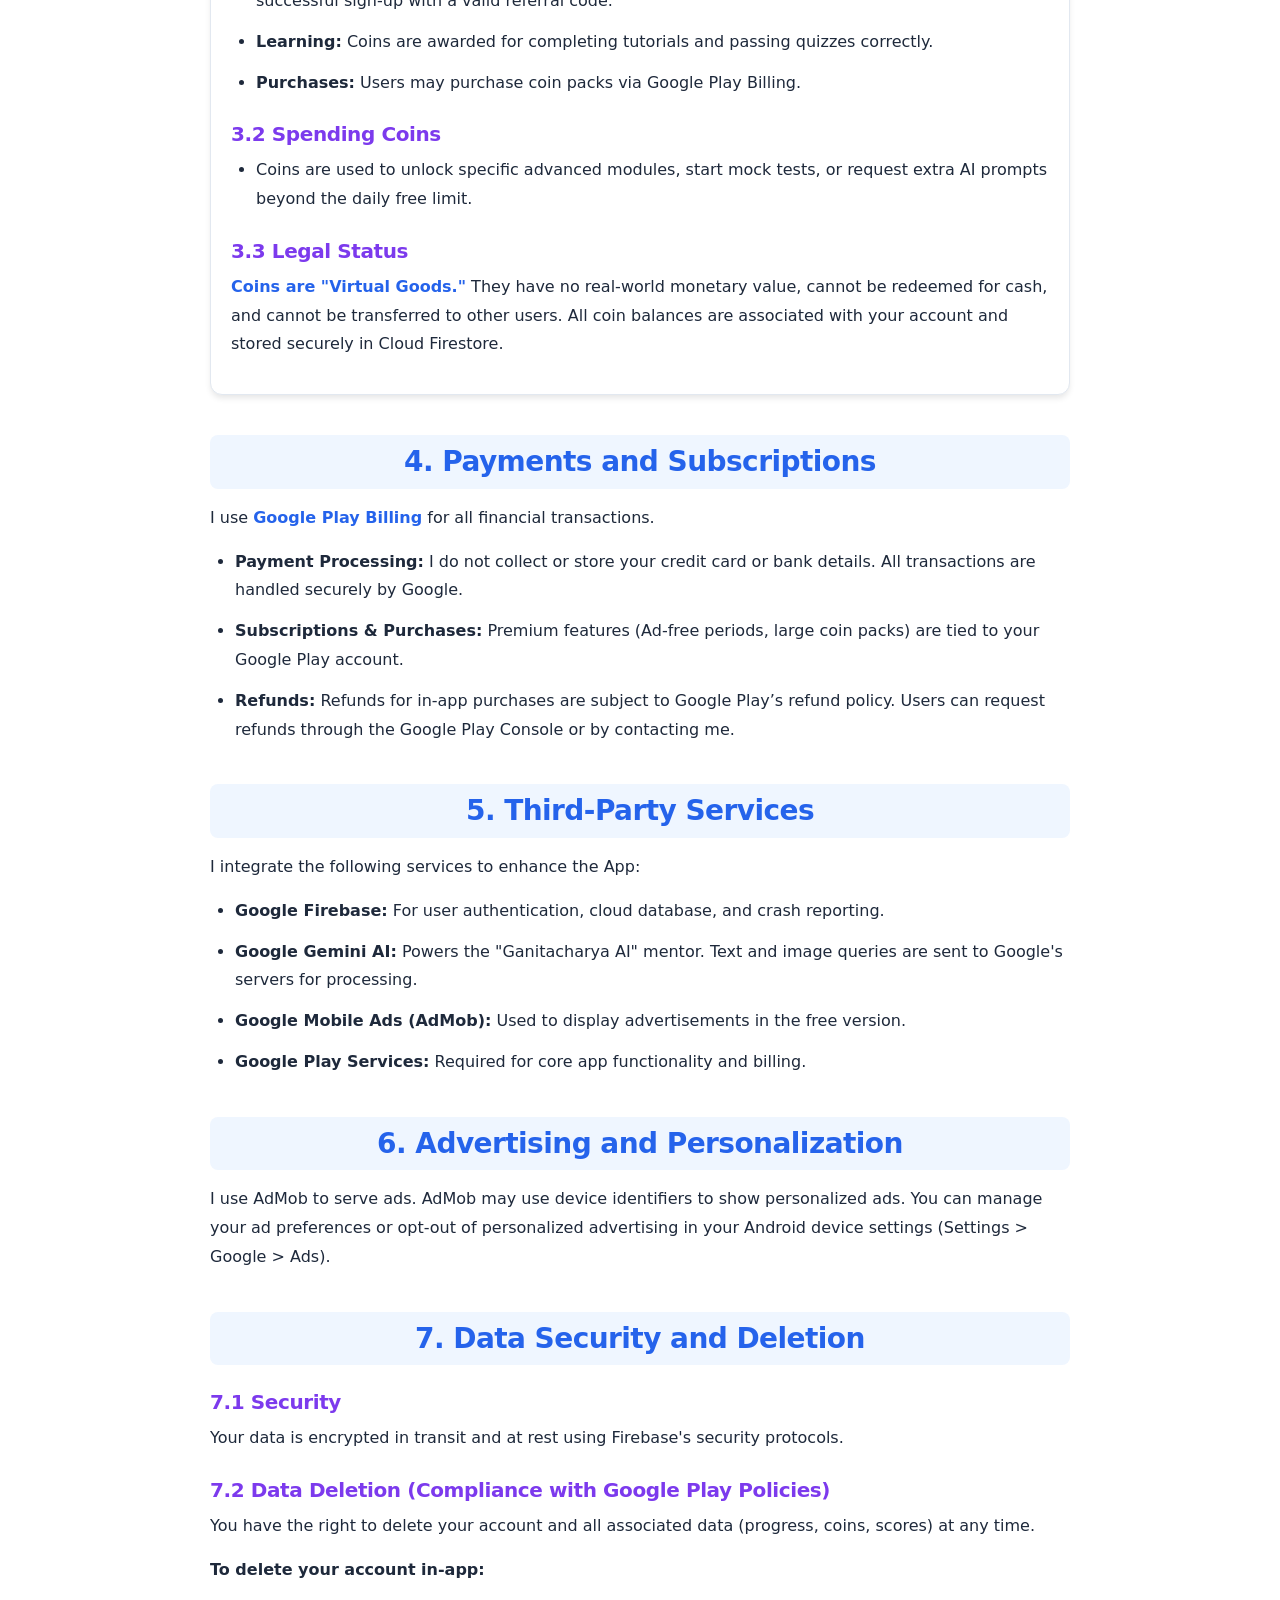
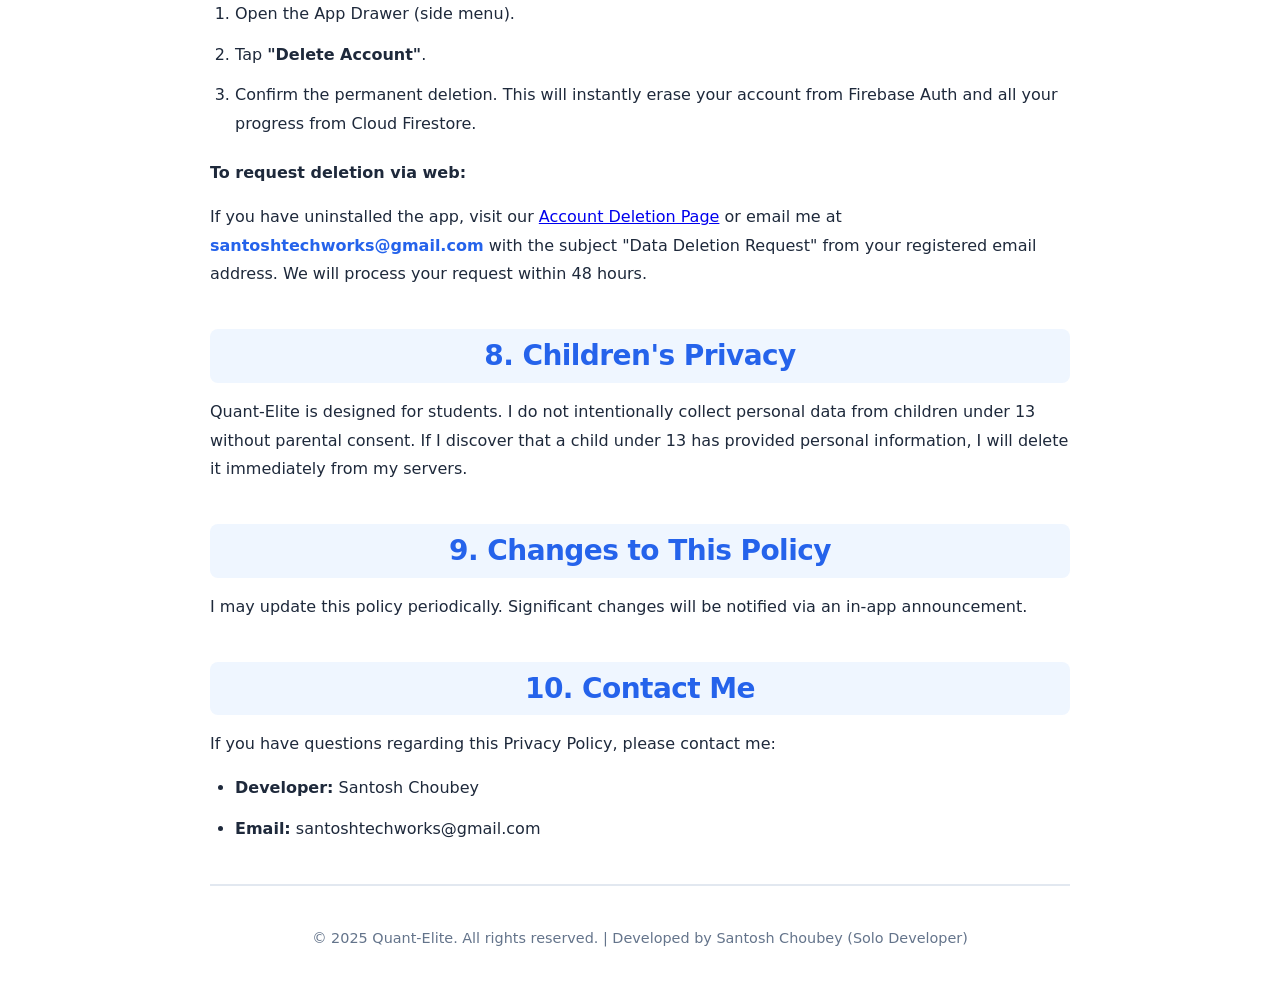
<file: privacy.html>
<!DOCTYPE html>
<html lang="en">
<head>
    <meta charset="UTF-8">
    <meta name="viewport" content="width=device-width, initial-scale=1.0">
    <meta name="description" content="Quant-Elite Privacy Policy">
    <title>Privacy Policy - Quant-Elite</title>
    <link rel="stylesheet" href="style.css">
    <style>
        :root {
            --primary-color: #2563eb;
            --secondary-color: #7c3aed;
            --text-dark: #1e293b;
            --text-light: #64748b;
            --bg-light: #f8fafc;
            --border-color: #e2e8f0;
        }
        .privacy-container {
            max-width: 900px;
            margin: 0 auto;
            padding: 40px 20px;
            line-height: 1.8;
            font-family: 'Segoe UI', Tahoma, Geneva, Verdana, sans-serif;
            color: var(--text-dark);
        }
        .privacy-container h1 {
            color: var(--primary-color);
            margin-bottom: 20px;
            font-size: 2.5rem;
            border-bottom: 3px solid var(--primary-color);
            padding-bottom: 10px;
        }
        .privacy-container h2 {
            color: var(--primary-color);
            margin-top: 40px;
            margin-bottom: 15px;
            font-size: 1.75rem;
            background: #eff6ff;
            padding: 10px 15px;
            border-radius: 8px;
        }
        .privacy-container h3 {
            color: var(--secondary-color);
            margin-top: 25px;
            margin-bottom: 10px;
            font-size: 1.25rem;
        }
        .privacy-container p {
            margin-bottom: 15px;
        }
        .privacy-container ul, .privacy-container ol {
            margin-left: 25px;
            margin-bottom: 20px;
        }
        .privacy-container li {
            margin-bottom: 12px;
        }
        .back-link {
            display: inline-block;
            margin-bottom: 30px;
            color: var(--primary-color);
            text-decoration: none;
            font-weight: 600;
        }
        .back-link:hover {
            text-decoration: underline;
        }
        .last-updated {
            color: var(--text-light);
            font-style: italic;
            margin-bottom: 30px;
            display: block;
        }
        .policy-box {
            border: 1px solid var(--border-color);
            padding: 20px;
            border-radius: 12px;
            background: white;
            box-shadow: 0 4px 6px -1px rgb(0 0 0 / 0.1);
            margin-bottom: 30px;
        }
        .highlight {
            font-weight: bold;
            color: var(--primary-color);
        }
    </style>
</head>
<body>
    <div class="privacy-container">
        <a href="index.html" class="back-link">← Back to Home</a>
        
        <h1>Privacy Policy</h1>
        <span class="last-updated">Last Updated: February 16, 2025</span>

        <div class="policy-box">
            <h2>1. Introduction</h2>
            <p>
                Welcome to <strong>Quant-Elite</strong>. I am Santosh Choubey, the solo developer of this application. I am committed to providing a high-quality educational experience while respecting your privacy. This policy outlines how I handle data, payments, and the virtual economy within the app to ensure compliance with the Google Play Store developer policies.
            </p>
            <p>
                By using Quant-Elite, you consent to the practices described in this policy.
            </p>
        </div>

        <h2>2. Information I Collect</h2>

        <h3>2.1 Personal Information</h3>
        <ul>
            <li><strong>Authentication Data:</strong> I use Firebase Authentication. If you sign in via Google, I collect your name and email address to create and secure your account. This allows you to sync your progress across devices.</li>
            <li><strong>Learning Progress & Referrals:</strong> I store your quiz scores, tutorial completion status, referral records, and certificates in Firebase Cloud Firestore to sync your progress and manage rewards across devices.</li>
        </ul>

        <h3>2.2 Device and Sensor Permissions</h3>
        <p>To provide specific features, the App requests access to:</p>
        <ul>
            <li><strong>Microphone:</strong> Used only for the "Live Mentor" voice interaction feature. Audio is processed to text; I do not record or store raw audio files on my servers.</li>
            <li><strong>Camera & Gallery:</strong> Used only when you choose to upload a math problem for AI analysis. I use the system-standard photo picker.</li>
            <li><strong>Storage:</strong> To cache learning materials and certificates locally for offline access.</li>
        </ul>

        <h3>2.3 Automatically Collected Data</h3>
        <ul>
            <li><strong>Device Information:</strong> Model, OS version, and unique device identifiers for analytics and crash reporting (via Firebase Crashlytics).</li>
            <li><strong>Usage Metrics:</strong> Time spent on modules, quiz accuracy, and AI interaction frequency to improve the mentor's responsiveness.</li>
        </ul>

        <h2>3. Virtual Currency (Coins) Logic</h2>
        <div class="policy-box">
            <p>Quant-Elite features a "Coin Economy" to incentivize learning and manage premium resources.</p>
            <h3>3.1 Earning Coins</h3>
            <ul>
                <li><strong>Onboarding:</strong> New users receive a one-time welcome bonus (e.g., 100 coins).</li>
                <li><strong>Referrals:</strong> Coins are awarded to both the referrer and the referred user instantly upon a successful sign-up with a valid referral code.</li>
                <li><strong>Learning:</strong> Coins are awarded for completing tutorials and passing quizzes correctly.</li>
                <li><strong>Purchases:</strong> Users may purchase coin packs via Google Play Billing.</li>
            </ul>
            <h3>3.2 Spending Coins</h3>
            <ul>
                <li>Coins are used to unlock specific advanced modules, start mock tests, or request extra AI prompts beyond the daily free limit.</li>
            </ul>
            <h3>3.3 Legal Status</h3>
            <p>
                <span class="highlight">Coins are "Virtual Goods."</span> They have no real-world monetary value, cannot be redeemed for cash, and cannot be transferred to other users. All coin balances are associated with your account and stored securely in Cloud Firestore.
            </p>
        </div>

        <h2>4. Payments and Subscriptions</h2>
        <p>
            I use <span class="highlight">Google Play Billing</span> for all financial transactions.
        </p>
        <ul>
            <li><strong>Payment Processing:</strong> I do not collect or store your credit card or bank details. All transactions are handled securely by Google.</li>
            <li><strong>Subscriptions & Purchases:</strong> Premium features (Ad-free periods, large coin packs) are tied to your Google Play account.</li>
            <li><strong>Refunds:</strong> Refunds for in-app purchases are subject to Google Play’s refund policy. Users can request refunds through the Google Play Console or by contacting me.</li>
        </ul>

        <h2>5. Third-Party Services</h2>
        <p>I integrate the following services to enhance the App:</p>
        <ul>
            <li><strong>Google Firebase:</strong> For user authentication, cloud database, and crash reporting.</li>
            <li><strong>Google Gemini AI:</strong> Powers the "Ganitacharya AI" mentor. Text and image queries are sent to Google's servers for processing.</li>
            <li><strong>Google Mobile Ads (AdMob):</strong> Used to display advertisements in the free version.</li>
            <li><strong>Google Play Services:</strong> Required for core app functionality and billing.</li>
        </ul>

        <h2>6. Advertising and Personalization</h2>
        <p>
            I use AdMob to serve ads. AdMob may use device identifiers to show personalized ads. You can manage your ad preferences or opt-out of personalized advertising in your Android device settings (Settings > Google > Ads).
        </p>

        <h2>7. Data Security and Deletion</h2>
        <h3>7.1 Security</h3>
        <p>
            Your data is encrypted in transit and at rest using Firebase's security protocols.
        </p>
        <h3>7.2 Data Deletion (Compliance with Google Play Policies)</h3>
        <p>
            You have the right to delete your account and all associated data (progress, coins, scores) at any time.
        </p>
        <p><strong>To delete your account in-app:</strong></p>
        <ol>
            <li>Open the App Drawer (side menu).</li>
            <li>Tap <strong>"Delete Account"</strong>.</li>
            <li>Confirm the permanent deletion. This will instantly erase your account from Firebase Auth and all your progress from Cloud Firestore.</li>
        </ol>
        <p><strong>To request deletion via web:</strong></p>
        <p>
            If you have uninstalled the app, visit our <a href="delete-account/index.html">Account Deletion Page</a> or email me at <span class="highlight">santoshtechworks@gmail.com</span> with the subject "Data Deletion Request" from your registered email address. We will process your request within 48 hours.
        </p>

        <h2>8. Children's Privacy</h2>
        <p>
            Quant-Elite is designed for students. I do not intentionally collect personal data from children under 13 without parental consent. If I discover that a child under 13 has provided personal information, I will delete it immediately from my servers.
        </p>

        <h2>9. Changes to This Policy</h2>
        <p>
            I may update this policy periodically. Significant changes will be notified via an in-app announcement.
        </p>

        <h2>10. Contact Me</h2>
        <p>
            If you have questions regarding this Privacy Policy, please contact me:
        </p>
        <ul>
            <li><strong>Developer:</strong> Santosh Choubey</li>
            <li><strong>Email:</strong> santoshtechworks@gmail.com</li>
        </ul>

        <hr style="margin: 40px 0; border: 1px solid var(--border-color);">
        <p style="text-align: center; color: var(--text-light); font-size: 0.9rem;">
            © 2025 Quant-Elite. All rights reserved. | Developed by Santosh Choubey (Solo Developer)
        </p>
    </div>
</body>
</html>
</file>
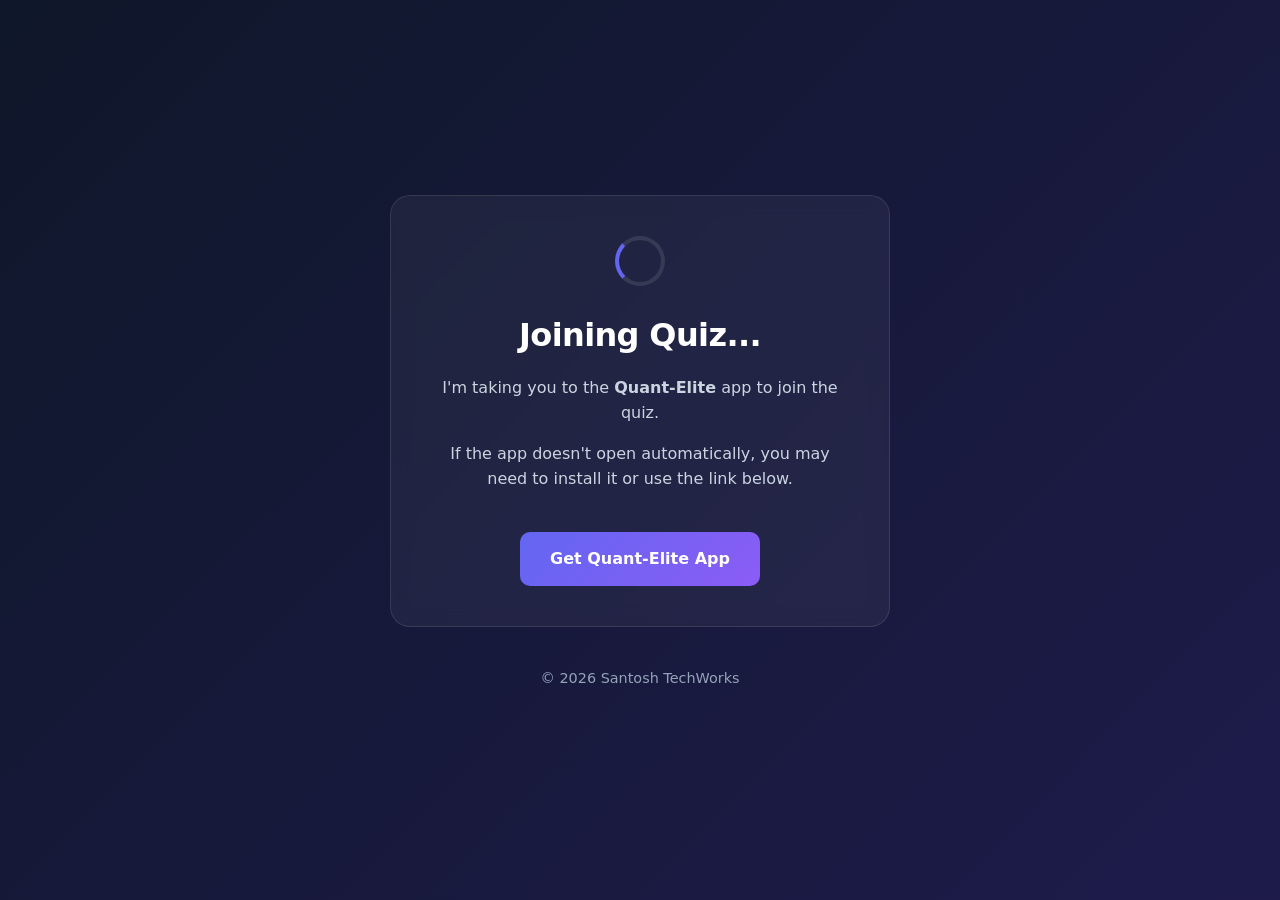
<file: quiz/join.html>
<!DOCTYPE html>
<html lang="en">
<head>
    <meta charset="UTF-8">
    <meta name="viewport" content="width=device-width, initial-scale=1.0">
    <title>Joining Quiz | Quant-Elite</title>
    <link rel="stylesheet" href="../style.css">
    <style>
        .invite-container {
            display: flex;
            flex-direction: column;
            align-items: center;
            justify-content: center;
            min-height: 100vh;
            text-align: center;
            padding: 20px;
            background: linear-gradient(135deg, #0f172a 0%, #1e1b4b 100%);
            color: white;
            font-family: 'Segoe UI', Tahoma, Geneva, Verdana, sans-serif;
        }
        .loader {
            border: 4px solid rgba(255, 255, 255, 0.1);
            border-left-color: #6366f1;
            border-radius: 50%;
            width: 50px;
            height: 50px;
            animation: spin 1s linear infinite;
            margin-bottom: 30px;
        }
        @keyframes spin {
            to { transform: rotate(360deg); }
        }
        .invite-card {
            background: rgba(255, 255, 255, 0.05);
            padding: 40px;
            border-radius: 20px;
            backdrop-filter: blur(10px);
            border: 1px solid rgba(255, 255, 255, 0.1);
            max-width: 500px;
            width: 100%;
        }
        h1 { margin-bottom: 20px; font-size: 2rem; }
        p { margin-bottom: 15px; color: #cbd5e1; }
        .btn-download {
            display: inline-block;
            margin-top: 25px;
            padding: 14px 30px;
            background: linear-gradient(135deg, #6366f1, #8b5cf6);
            color: white;
            text-decoration: none;
            border-radius: 10px;
            font-weight: bold;
            transition: transform 0.2s, box-shadow 0.2s;
        }
        .btn-download:hover {
            transform: translateY(-2px);
            box-shadow: 0 10px 20px rgba(99, 102, 241, 0.3);
        }
        .footer-text {
            margin-top: 40px;
            font-size: 0.9rem;
            color: #94a3b8;
        }
    </style>
</head>
<body>
    <div class="invite-container">
        <div class="invite-card">
            <div class="loader" style="margin: 0 auto 30px;"></div>
            <h1>Joining Quiz...</h1>
            <p>I'm taking you to the <strong>Quant-Elite</strong> app to join the quiz.</p>
            <p>If the app doesn't open automatically, you may need to install it or use the link below.</p>
            <a href="https://theuniquedawg29-cloud.github.io/santosh-techworks-official/install-guide.html" class="btn-download">Get Quant-Elite App</a>
        </div>
        <p class="footer-text">&copy; 2026 Santosh TechWorks</p>
    </div>
</body>
</html>
</file>
<file: style.css>
:root {
    /* Standard Colors */
    --primary: #f59e0b; /* Amber 500 */
    --primary-dark: #d97706;
    --secondary: #10b981; /* Emerald 500 */
    --accent: #6366f1; /* Indigo 500 */

    /* Light Mode Variables (Default) */
    --bg-body: #ffffff;
    --bg-card: #f8fafc;
    --bg-nav: rgba(255, 255, 255, 0.8);
    --bg-footer: #0f172a;
    --text-main: #1e293b;
    --text-muted: #64748b;
    --border: #e2e8f0;
    --shadow: 0 4px 6px -1px rgba(0, 0, 0, 0.1), 0 2px 4px -1px rgba(0, 0, 0, 0.06);
    --glass-bg: rgba(255, 255, 255, 0.7);
    --glass-border: rgba(255, 255, 255, 0.3);
}

[data-theme="dark"] {
    --bg-body: #0f172a;
    --bg-card: #1e293b;
    --bg-nav: rgba(15, 23, 42, 0.8);
    --bg-footer: #020617;
    --text-main: #f1f5f9;
    --text-muted: #94a3b8;
    --border: #334155;
    --shadow: 0 10px 15px -3px rgba(0, 0, 0, 0.3);
    --glass-bg: rgba(30, 41, 59, 0.7);
    --glass-border: rgba(255, 255, 255, 0.1);
}

* {
    margin: 0;
    padding: 0;
    box-sizing: border-box;
    font-family: 'Plus Jakarta Sans', system-ui, -apple-system, sans-serif;
    transition: background-color 0.3s, color 0.3s, border-color 0.3s;
}

body {
    background-color: var(--bg-body);
    color: var(--text-main);
    line-height: 1.6;
    overflow-x: hidden;
}

.container {
    max-width: 1200px;
    margin: 0 auto;
    padding: 0 1.5rem;
}

/* Typography Refinement */
h1, h2, h3 {
    font-weight: 800;
    letter-spacing: -0.02em;
    line-height: 1.2;
}

h2 {
    font-size: 2.5rem;
    margin-bottom: 3rem;
    text-align: center;
}

/* Theme Toggle Button */
.theme-toggle {
    background: var(--bg-card);
    border: 1px solid var(--border);
    color: var(--text-main);
    padding: 0.5rem;
    border-radius: 50%;
    cursor: pointer;
    width: 40px;
    height: 40px;
    display: flex;
    align-items: center;
    justify-content: center;
    font-size: 1.2rem;
    box-shadow: var(--shadow);
}

/* Navbar */
.navbar {
    position: fixed;
    top: 0;
    width: 100%;
    z-index: 1000;
    background: var(--bg-nav);
    backdrop-filter: blur(12px);
    -webkit-backdrop-filter: blur(12px);
    border-bottom: 1px solid var(--border);
    padding: 0.75rem 0;
}

.navbar .container {
    display: flex;
    justify-content: space-between;
    align-items: center;
}

.logo {
    font-size: 1.25rem;
    font-weight: 800;
    color: var(--primary);
    text-decoration: none;
}

.nav-links {
    display: flex;
    gap: 1.5rem;
    list-style: none;
    align-items: center;
}

.nav-links a {
    text-decoration: none;
    color: var(--text-main);
    font-weight: 600;
    font-size: 0.9rem;
}

.nav-links a:hover {
    color: var(--primary);
}

/* Mobile Menu Button */
.mobile-menu-btn {
    display: none;
    background: none;
    border: none;
    cursor: pointer;
    padding: 0.5rem;
    z-index: 1001;
    flex-direction: column;
    gap: 6px;
}

.mobile-menu-btn span {
    display: block;
    width: 25px;
    height: 2px;
    background-color: var(--text-main);
    transition: 0.3s;
}

/* Mobile Nav Overlay */
.mobile-nav {
    position: fixed;
    top: 0;
    right: -100%;
    width: 100%;
    height: 100vh;
    background: var(--bg-body);
    z-index: 2000;
    display: flex;
    flex-direction: column;
    align-items: center;
    justify-content: center;
    transition: 0.4s cubic-bezier(0.16, 1, 0.3, 1);
}

.mobile-nav.active {
    right: 0;
}

.mobile-nav-close {
    position: absolute;
    top: 20px;
    right: 20px;
    background: none;
    border: none;
    font-size: 2.5rem;
    color: var(--text-main);
    cursor: pointer;
}

.mobile-nav-links {
    list-style: none;
    text-align: center;
}

.mobile-nav-links li {
    margin: 1.5rem 0;
}

.mobile-nav-links a {
    text-decoration: none;
    color: var(--text-main);
    font-size: 1.5rem;
    font-weight: 800;
    transition: color 0.3s;
}

.mobile-nav-links a:hover {
    color: var(--primary);
}

/* Hero Section */
.hero {
    padding: 8rem 0 4rem;
    text-align: center;
    position: relative;
    overflow: hidden;
}

.hero-content h1 {
    font-size: 3.5rem;
    margin-bottom: 1rem;
    background: linear-gradient(135deg, var(--text-main), var(--primary));
    -webkit-background-clip: text;
    -webkit-text-fill-color: transparent;
}

.scrolling-text-container {
    width: 100%;
    overflow: hidden;
    white-space: nowrap;
    margin: 1rem 0;
    padding: 0.5rem 0;
    background: rgba(245, 158, 11, 0.05);
}

.scrolling-text {
    display: inline-block;
    font-weight: 800;
    font-size: 0.9rem;
    color: var(--primary);
    letter-spacing: 0.2em;
    animation: scroll-left 20s linear infinite;
    padding-left: 100%;
}

@keyframes scroll-left {
    from { transform: translateX(0); }
    to { transform: translateX(-100%); }
}

.subtitle {
    font-size: 1.25rem;
    font-weight: 700;
    color: var(--accent);
    margin-bottom: 1rem;
}

.description {
    max-width: 700px;
    margin: 0 auto 2.5rem;
    color: var(--text-muted);
}

.cta-buttons {
    display: flex;
    gap: 1rem;
    justify-content: center;
}

.btn {
    padding: 0.75rem 1.5rem;
    border-radius: 12px;
    font-weight: 700;
    text-decoration: none;
    transition: all 0.2s;
    cursor: pointer;
    border: none;
}

.btn-primary { background: var(--primary); color: #1e293b; }
.btn-primary:hover { transform: translateY(-2px); box-shadow: 0 4px 12px rgba(245, 158, 11, 0.3); }
.btn-secondary { background: var(--bg-card); color: var(--text-main); border: 1px solid var(--border); }

/* Stats Bar */
.stats-bar {
    padding: 3rem 0;
    background: var(--bg-card);
}

.stats-grid {
    display: grid;
    grid-template-columns: repeat(auto-fit, minmax(200px, 1fr));
    gap: 2rem;
}

.stat-item {
    text-align: center;
    padding: 1.5rem;
}

.stat-number {
    display: block;
    font-size: 2.5rem;
    font-weight: 800;
    color: var(--primary);
}

.stat-label {
    font-size: 0.85rem;
    font-weight: 700;
    color: var(--text-muted);
    text-transform: uppercase;
}

/* Apps Section */
.apps { padding: 5rem 0; }

.app-showcase {
    display: grid;
    grid-template-columns: 1.2fr 1fr;
    gap: 4rem;
    align-items: center;
}

.app-tag {
    color: var(--secondary);
    font-weight: 800;
    text-transform: uppercase;
    font-size: 0.8rem;
    margin-bottom: 0.5rem;
}

.app-features-list {
    display: grid;
    gap: 1.25rem;
    margin: 2rem 0;
}

.app-feature-item {
    display: flex;
    gap: 1rem;
    align-items: flex-start;
}

.app-feature-item .icon { font-size: 1.5rem; }

.download-buttons {
    display: flex;
    gap: 1rem;
    flex-wrap: wrap;
}

.store-btn img {
    height: 40px;
    transition: transform 0.3s ease, filter 0.3s ease;
    border-radius: 8px;
}

.store-btn:hover img {
    transform: scale(1.05);
    filter: brightness(1.1);
}

[data-theme="dark"] .store-btn img {
    border: 1px solid rgba(255, 255, 255, 0.1);
    box-shadow: 0 0 15px rgba(245, 158, 11, 0.1);
}

.app-preview img {
    width: 100%;
    max-width: 320px;
    border-radius: 32px;
    box-shadow: var(--shadow);
    border: 8px solid var(--bg-card);
}

/* Web Projects Section */
.web-projects { padding: 5rem 0; background: var(--bg-card); }

.projects-grid {
    display: grid;
    grid-template-columns: repeat(auto-fit, minmax(300px, 1fr));
    gap: 2rem;
}

.project-card {
    background: var(--bg-body);
    padding: 2rem;
    border-radius: 20px;
    border: 1px solid var(--border);
    transition: transform 0.3s;
}

.project-card:hover { transform: translateY(-5px); }

.project-image .placeholder-img {
    height: 150px;
    background: var(--bg-card);
    display: flex;
    align-items: center;
    justify-content: center;
    font-size: 3rem;
    border-radius: 12px;
    margin-bottom: 1.5rem;
}

/* Services */
.features { padding: 5rem 0; }

.features-grid {
    display: grid;
    grid-template-columns: repeat(auto-fit, minmax(250px, 1fr));
    gap: 2rem;
}

.feature-card {
    padding: 2.5rem;
    background: var(--bg-card);
    border-radius: 24px;
    text-align: center;
    border: 1px solid var(--border);
}

.feature-icon { font-size: 2.5rem; margin-bottom: 1rem; }

/* Tech Stack Scroll */
.tech-stack {
    padding: 2rem 0;
    overflow: hidden;
    background: var(--bg-body);
    border-top: 1px solid var(--border);
    border-bottom: 1px solid var(--border);
}

.tech-track {
    display: flex;
    gap: 4rem;
    animation: tech-scroll 40s linear infinite;
    width: max-content;
}

.tech-track span {
    font-size: 1.25rem;
    font-weight: 700;
    color: var(--text-muted);
    opacity: 0.6;
}

@keyframes tech-scroll {
    from { transform: translateX(0); }
    to { transform: translateX(-50%); }
}

/* About Section */
.about { padding: 5rem 0; background: var(--bg-card); }

.about-content {
    display: grid;
    grid-template-columns: 1fr 1fr;
    gap: 4rem;
}

.developer-section {
    padding: 2rem;
    background: var(--bg-body);
    border-radius: 24px;
    border: 1px solid var(--border);
}

/* Testimonials */
.testimonials { padding: 5rem 0; }

.testimonial-grid {
    display: grid;
    grid-template-columns: repeat(auto-fit, minmax(300px, 1fr));
    gap: 2rem;
}

.testimonial-card {
    padding: 2rem;
    background: var(--bg-card);
    border-radius: 20px;
    font-style: italic;
}

.user-info { margin-top: 1rem; font-style: normal; display: flex; flex-direction: column; }

/* Footer */
.footer {
    padding: 4rem 0;
    background: var(--bg-footer);
    color: #94a3b8;
    text-align: center;
}

.footer strong { color: #fff; }

.footer-links {
    margin-top: 1.5rem;
    display: flex;
    justify-content: center;
    gap: 2rem;
}

.footer-links a { color: #94a3b8; text-decoration: none; font-size: 0.9rem; }

/* Responsive */
@media (max-width: 968px) {
    .app-showcase, .about-content { grid-template-columns: 1fr; text-align: center; }
    .hero-content h1 { font-size: 2.5rem; }
    .download-buttons { justify-content: center; }
    .nav-links { display: none; }
    .mobile-menu-btn { display: flex; }
}

@media (max-width: 640px) {
    h2 { font-size: 2rem; }
    .nav-links { display: none; } /* Mobile menu needed */
}

/* Chatbot styles remain consistent but refined */
.chatbot-container { position: fixed; bottom: 20px; right: 20px; z-index: 2000; }
.chatbot-toggle {
    background: var(--primary);
    color: #1e1b4b;
    border: none;
    padding: 0.75rem 1.5rem;
    border-radius: 50px;
    display: flex;
    align-items: center;
    gap: 0.5rem;
    cursor: pointer;
    box-shadow: var(--shadow);
    font-weight: 700;
}
.chatbot-window {
    display: none;
    flex-direction: column;
    width: 350px;
    height: 500px;
    background: var(--bg-body);
    border: 1px solid var(--border);
    border-radius: 20px;
    box-shadow: var(--shadow);
    overflow: hidden;
}
.chatbot-header { background: var(--primary); color: #1e1b4b; padding: 1rem; display: flex; justify-content: space-between; align-items: center; }
.chat-messages { flex: 1; padding: 1rem; overflow-y: auto; display: flex; flex-direction: column; gap: 0.75rem; }
.message { padding: 0.75rem 1rem; border-radius: 15px; max-width: 85%; font-size: 0.9rem; }
.bot-msg { background: var(--bg-card); align-self: flex-start; }
.user-msg { background: var(--primary); color: #1e1b4b; align-self: flex-end; }
.chat-input-area { padding: 1rem; display: flex; gap: 0.5rem; border-top: 1px solid var(--border); }
.chat-input-area input { flex: 1; border: 1px solid var(--border); padding: 0.5rem; border-radius: 10px; background: var(--bg-card); color: var(--text-main); }
</file>
